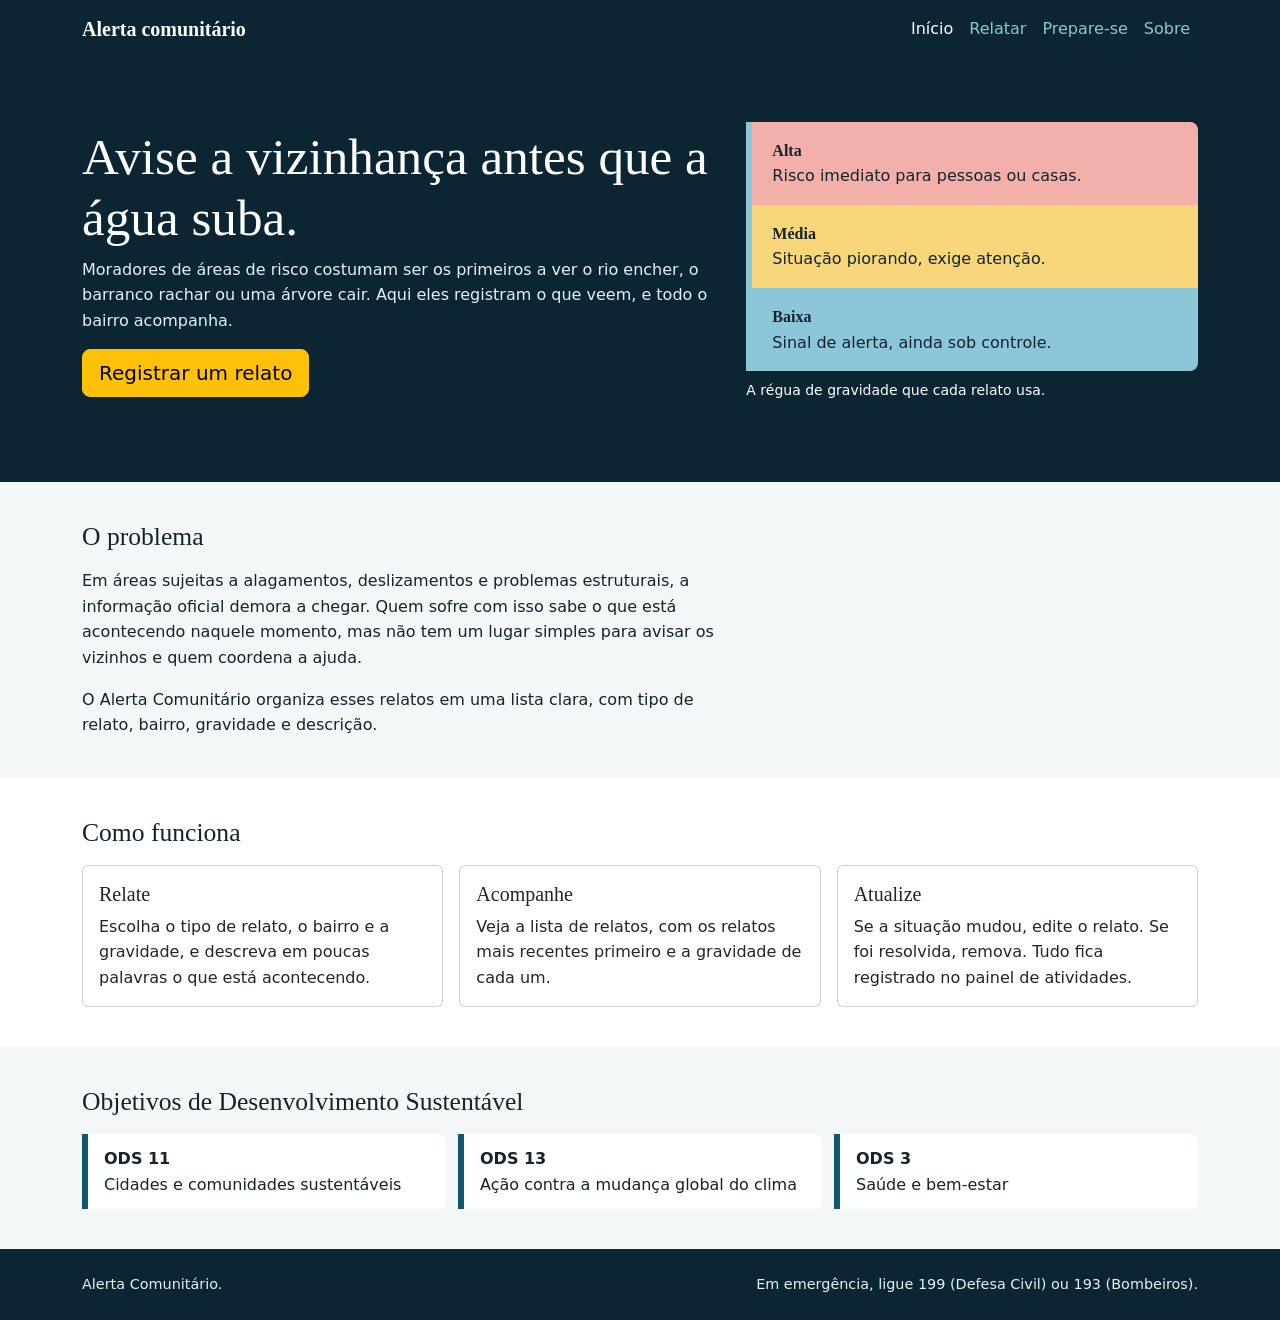
<file: html/index.html>
<!DOCTYPE html>
<html lang="pt-BR">
<head>
  <meta charset="UTF-8">
  <meta name="viewport" content="width=device-width, initial-scale=1">
  <meta name="description" content="Alerta comunitário: relatos de enchentes, deslizamentos, obstrução de ruas e desastres climáticos feitos pela própria comunidade.">
  <title>Alerta Comunitario | Início</title>
  <!-- Bootstrap 5.3.3 (código de terceiros, licença MIT): navbar, cards, grid, formulário e modal -->
  <link href="https://cdn.jsdelivr.net/npm/bootstrap@5.3.3/dist/css/bootstrap.min.css" rel="stylesheet">
  <link href="../css/index.css" rel="stylesheet">
</head>
<body>
  <header>
    <nav class="navbar navbar-expand-md barra" data-bs-theme="dark" aria-label="Navegação principal">
      <div class="container">
        <a class="navbar-brand" href="index.html">Alerta comunitário</a>
        <button class="navbar-toggler" type="button" data-bs-toggle="collapse" data-bs-target="#menu" aria-controls="menu" aria-expanded="false" aria-label="Abrir menu">
          <span class="navbar-toggler-icon"></span>
        </button>
        <div class="collapse navbar-collapse" id="menu">
          <ul class="navbar-nav ms-auto">
            <li class="nav-item"><a class="nav-link active" aria-current="page" href="index.html">Início</a></li>
            <li class="nav-item"><a class="nav-link" href="relatar.html">Relatar</a></li>
            <li class="nav-item"><a class="nav-link" href="preparacao.html">Prepare-se</a></li>
            <li class="nav-item"><a class="nav-link" href="sobre.html">Sobre</a></li>
          </ul>
        </div>
      </div>
    </nav>
  </header>

  <main>
    <section class="abertura" aria-labelledby="titulo-abertura">
      <div class="container abertura__grade">
        <div>
          <h1 id="titulo-abertura">Avise a vizinhança antes que a água suba.</h1>
          <p class="texto-corrido">Moradores de áreas de risco costumam ser os primeiros a ver o rio encher, o barranco rachar ou uma árvore cair. Aqui eles registram o que veem, e todo o bairro acompanha.</p>
          <a class="btn btn-warning btn-lg" href="relatar.html">Registrar um relato</a>
        </div>
        <figure class="mb-0">
          <ol class="regua" aria-label="Régua de gravidade usada nos relatos">
            <li class="regua__nivel regua__nivel--alta"><strong>Alta</strong>Risco imediato para pessoas ou casas.</li>
            <li class="regua__nivel regua__nivel--media"><strong>Média</strong>Situação piorando, exige atenção.</li>
            <li class="regua__nivel regua__nivel--baixa"><strong>Baixa</strong>Sinal de alerta, ainda sob controle.</li>
          </ol>
          <figcaption class="small mt-2">A régua de gravidade que cada relato usa.</figcaption>
        </figure>
      </div>
    </section>

    <section class="secao" aria-labelledby="titulo-problema">
      <div class="container">
        <h2 id="titulo-problema">O problema</h2>
        <p class="texto-corrido">Em áreas sujeitas a alagamentos, deslizamentos e problemas estruturais, a informação oficial demora a chegar. Quem sofre com isso sabe o que está acontecendo naquele momento, mas não tem um lugar simples para avisar os vizinhos e quem coordena a ajuda.</p>
        <p class="texto-corrido mb-0">O Alerta Comunitário organiza esses relatos em uma lista clara, com tipo de relato, bairro, gravidade e descrição.</p>
      </div>
    </section>

    <section class="secao secao--clara" aria-labelledby="titulo-funciona">
      <div class="container">
        <h2 id="titulo-funciona">Como funciona</h2>
        <div class="grade-cartoes">
          <article class="card h-100">
            <div class="card-body">
              <h3 class="card-title h5">Relate</h3>
              <p class="card-text">Escolha o tipo de relato, o bairro e a gravidade, e descreva em poucas palavras o que está acontecendo.</p>
            </div>
          </article>
          <article class="card h-100">
            <div class="card-body">
              <h3 class="card-title h5">Acompanhe</h3>
              <p class="card-text">Veja a lista de relatos, com os relatos mais recentes primeiro e a gravidade de cada um.</p>
            </div>
          </article>
          <article class="card h-100">
            <div class="card-body">
              <h3 class="card-title h5">Atualize</h3>
              <p class="card-text">Se a situação mudou, edite o relato. Se foi resolvida, remova. Tudo fica registrado no painel de atividades.</p>
            </div>
          </article>
        </div>
      </div>
    </section>

    <section class="secao" aria-labelledby="titulo-ods">
      <div class="container">
        <h2 id="titulo-ods">Objetivos de Desenvolvimento Sustentável</h2>
        <ul class="ods">
          <li><strong>ODS 11</strong><br>Cidades e comunidades sustentáveis</li>
          <li><strong>ODS 13</strong><br>Ação contra a mudança global do clima</li>
          <li><strong>ODS 3</strong><br>Saúde e bem-estar</li>
        </ul>
      </div>
    </section>
  </main>

  <footer class="rodape">
    <div class="container rodape__conteudo">
      <span>Alerta Comunitário.</span>
      <span>Em emergência, ligue 199 (Defesa Civil) ou 193 (Bombeiros).</span>
    </div>
  </footer>

  <script src="https://cdn.jsdelivr.net/npm/bootstrap@5.3.3/dist/js/bootstrap.bundle.min.js"></script>
</body>
</html>
</file>
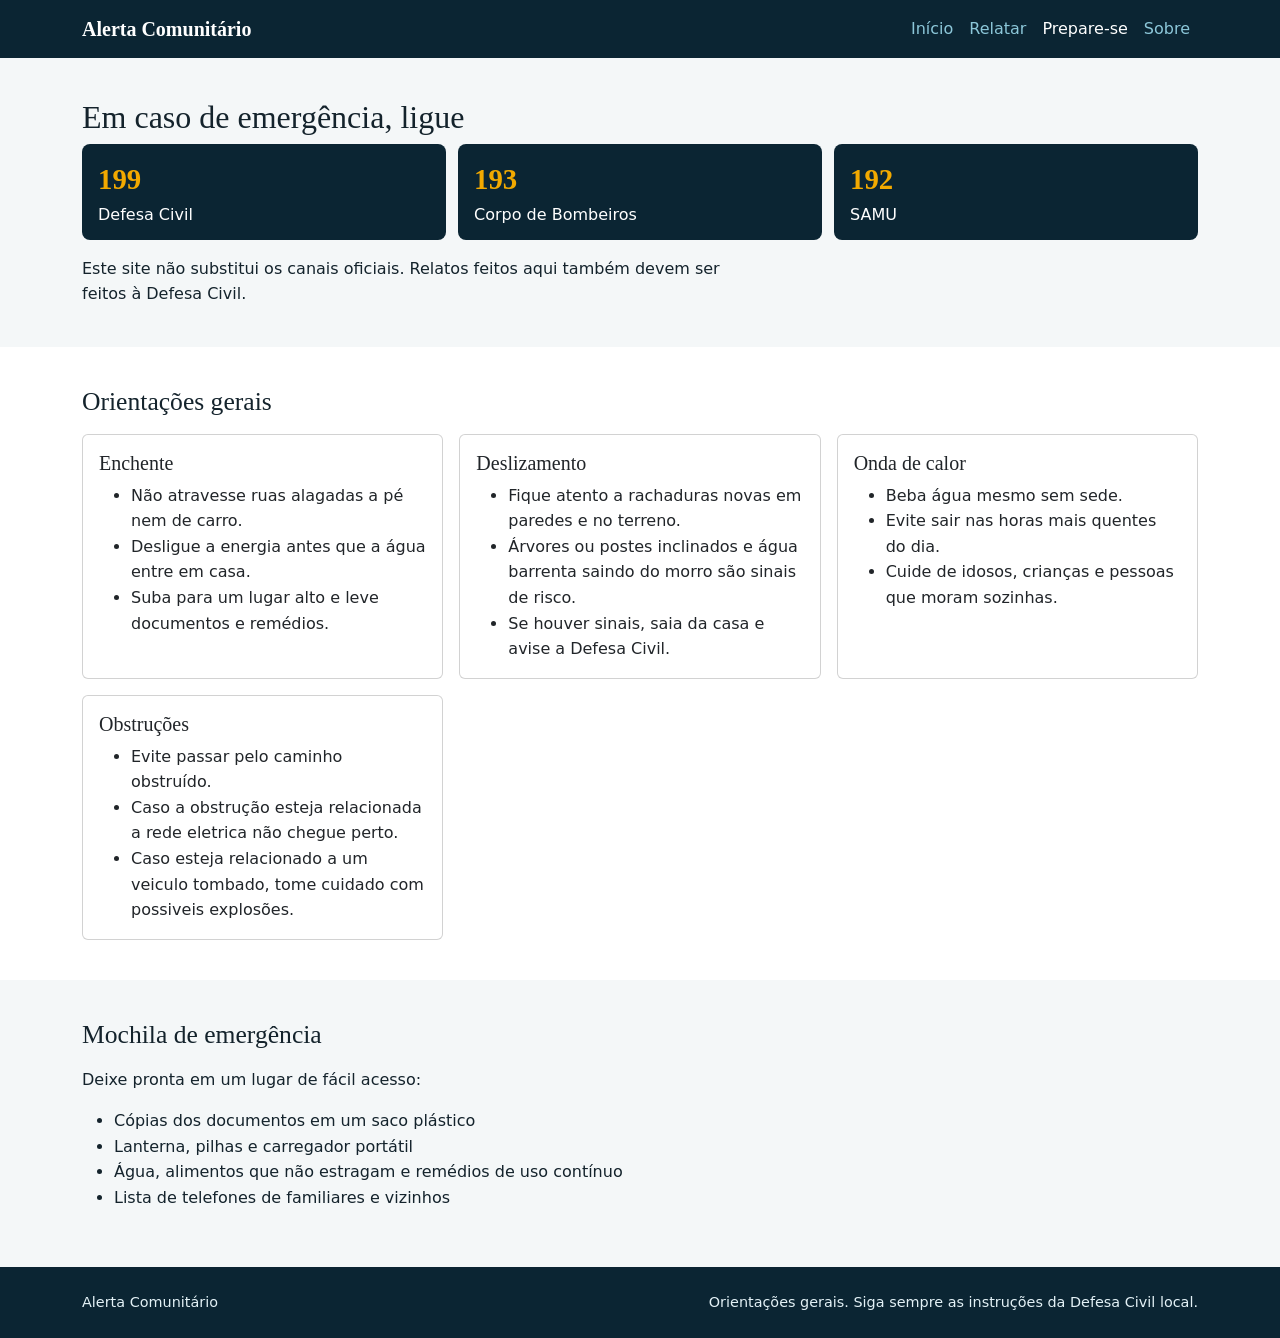
<file: html/preparacao.html>
<!DOCTYPE html>
<html lang="pt-BR">
<head>
  <meta charset="UTF-8">
  <meta name="viewport" content="width=device-width, initial-scale=1">
  <meta name="description" content="Orientações gerais para enchentes, deslizamentos e ondas de calor, e telefones de emergência.">
  <title>Alerta Comunitário | Prepare-se</title>
  <link href="https://cdn.jsdelivr.net/npm/bootstrap@5.3.3/dist/css/bootstrap.min.css" rel="stylesheet">
  <link href="../css/preparacao.css" rel="stylesheet">
</head>
<body>
  <header>
    <nav class="navbar navbar-expand-md barra" data-bs-theme="dark" aria-label="Navegação principal">
      <div class="container">
        <a class="navbar-brand" href="index.html">Alerta Comunitário</a>
        <button class="navbar-toggler" type="button" data-bs-toggle="collapse" data-bs-target="#menu" aria-controls="menu" aria-expanded="false" aria-label="Abrir menu">
          <span class="navbar-toggler-icon"></span>
        </button>
        <div class="collapse navbar-collapse" id="menu">
          <ul class="navbar-nav ms-auto">
            <li class="nav-item"><a class="nav-link" href="index.html">Início</a></li>
            <li class="nav-item"><a class="nav-link" href="relatar.html">Relatar</a></li>
            <li class="nav-item"><a class="nav-link active" aria-current="page" href="preparacao.html">Prepare-se</a></li>
            <li class="nav-item"><a class="nav-link" href="sobre.html">Sobre</a></li>
          </ul>
        </div>
      </div>
    </nav>
  </header>

  <main>
    <section class="secao" aria-labelledby="titulo-telefones">
      <div class="container">
        <h1 class="h2" id="titulo-telefones">Em caso de emergência, ligue</h1>
        <ul class="emergencia">
          <li><strong>199</strong>Defesa Civil</li>
          <li><strong>193</strong>Corpo de Bombeiros</li>
          <li><strong>192</strong>SAMU</li>
        </ul>
        <p class="mt-3 mb-0 texto-corrido">Este site não substitui os canais oficiais. Relatos feitos aqui também devem ser feitos à Defesa Civil.</p>
      </div>
    </section>

    <section class="secao secao--clara" aria-labelledby="titulo-orientacoes">
      <div class="container">
        <h2 id="titulo-orientacoes">Orientações gerais</h2>
        <div class="grade-cartoes">
          <article class="card h-100">
            <div class="card-body">
              <h3 class="card-title h5">Enchente</h3>
              <ul class="mb-0">
                <li>Não atravesse ruas alagadas a pé nem de carro.</li>
                <li>Desligue a energia antes que a água entre em casa.</li>
                <li>Suba para um lugar alto e leve documentos e remédios.</li>
              </ul>
            </div>
          </article>
          <article class="card h-100">
            <div class="card-body">
              <h3 class="card-title h5">Deslizamento</h3>
              <ul class="mb-0">
                <li>Fique atento a rachaduras novas em paredes e no terreno.</li>
                <li>Árvores ou postes inclinados e água barrenta saindo do morro são sinais de risco.</li>
                <li>Se houver sinais, saia da casa e avise a Defesa Civil.</li>
              </ul>
            </div>
          </article>
          <article class="card h-100">
            <div class="card-body">
              <h3 class="card-title h5">Onda de calor</h3>
              <ul class="mb-0">
                <li>Beba água mesmo sem sede.</li>
                <li>Evite sair nas horas mais quentes do dia.</li>
                <li>Cuide de idosos, crianças e pessoas que moram sozinhas.</li>
              </ul>
            </div>
          </article>
           <article class="card h-100">
            <div class="card-body">
              <h3 class="card-title h5">Obstruções</h3>
              <ul class="mb-0">
                <li>Evite passar pelo caminho obstruído.</li>
                <li>Caso a obstrução esteja relacionada a rede eletrica não chegue perto.</li>
                <li>Caso esteja relacionado a um veiculo tombado, tome cuidado com possiveis explosões.</li>
              </ul>
            </div>
          </article>
        </div>
      </div>
    </section>

    <section class="secao" aria-labelledby="titulo-mochila">
      <div class="container">
        <h2 id="titulo-mochila">Mochila de emergência</h2>
        <p class="texto-corrido">Deixe pronta em um lugar de fácil acesso:</p>
        <ul class="texto-corrido">
          <li>Cópias dos documentos em um saco plástico</li>
          <li>Lanterna, pilhas e carregador portátil</li>
          <li>Água, alimentos que não estragam e remédios de uso contínuo</li>
          <li>Lista de telefones de familiares e vizinhos</li>
        </ul>
      </div>
    </section>
  </main>

  <footer class="rodape">
    <div class="container rodape__conteudo">
      <span>Alerta Comunitário</span>
      <span>Orientações gerais. Siga sempre as instruções da Defesa Civil local.</span>
    </div>
  </footer>

  <script src="https://cdn.jsdelivr.net/npm/bootstrap@5.3.3/dist/js/bootstrap.bundle.min.js"></script>
</body>
</html>
</file>
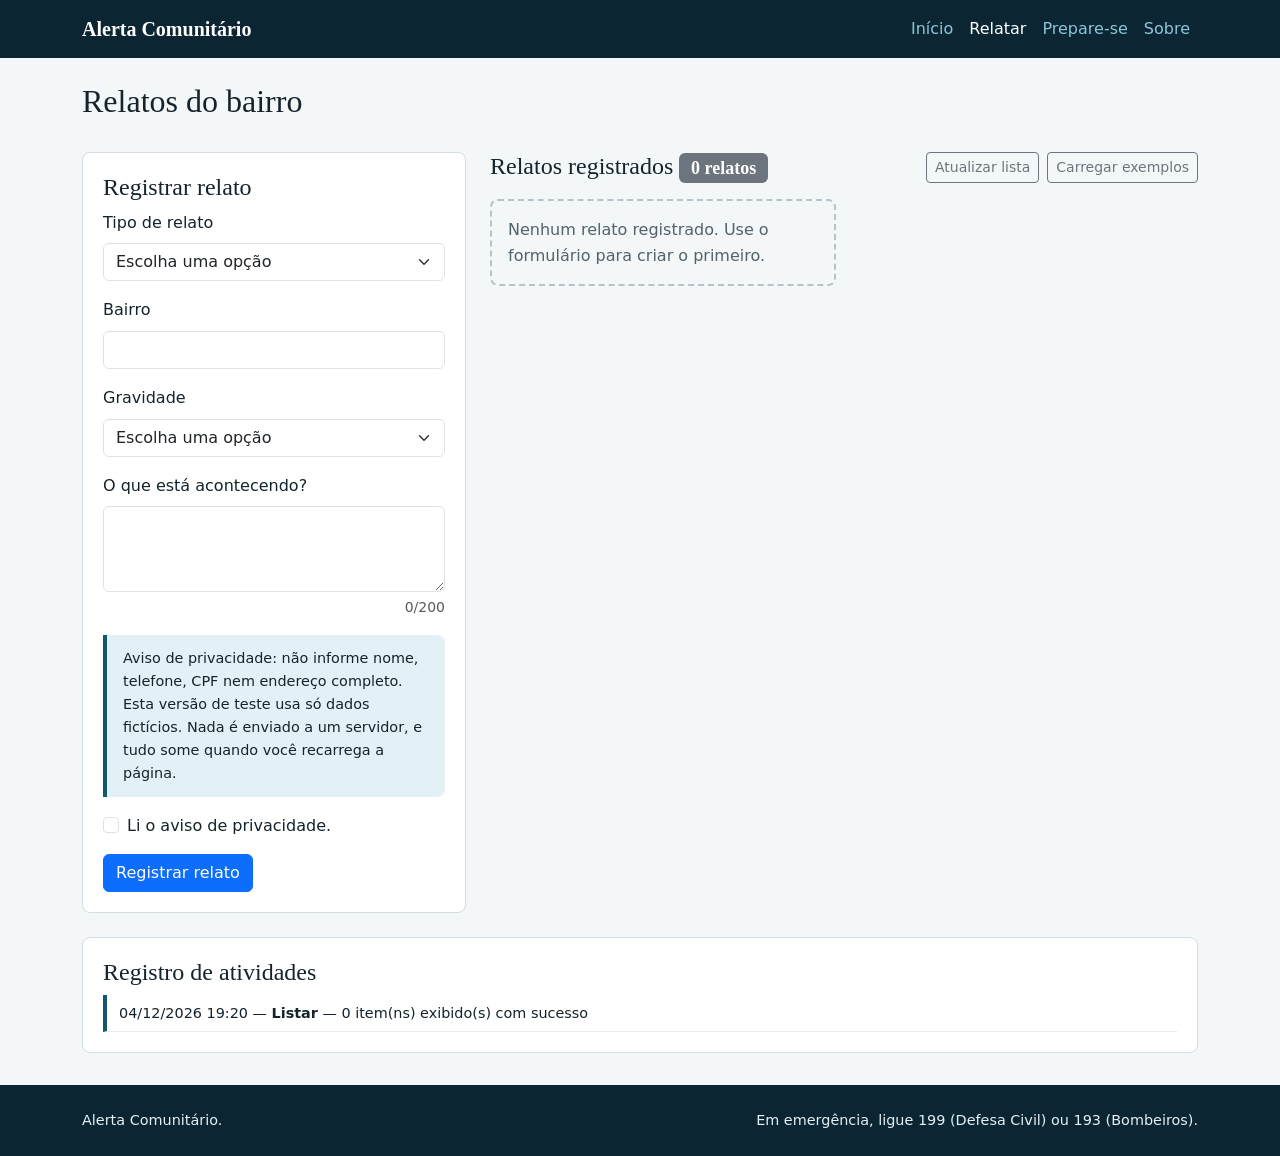
<file: html/relatar.html>
<!DOCTYPE html>
<html lang="pt-BR">

<head>
  <meta charset="UTF-8">
  <meta name="viewport" content="width=device-width, initial-scale=1">
  <meta name="description"
    content="Registre, acompanhe, edite e remova relatos de enchente, deslizamento, incêndio e onda de calor.">
  <title>Alerta Comunitário | Relatar</title>
  <link href="https://cdn.jsdelivr.net/npm/bootstrap@5.3.3/dist/css/bootstrap.min.css" rel="stylesheet">
  <link href="../css/relatar.css" rel="stylesheet">
  <script src="../js/dados.js"></script>
  <script src="../js/validacao.js"></script>
  <script src="../js/registro.js"></script>
  <script src="../js/relatar.js"></script>
</head>

<body>
  <header>
    <nav class="navbar navbar-expand-md barra" data-bs-theme="dark" aria-label="Navegação principal">
      <div class="container">
        <a class="navbar-brand" href="index.html">Alerta Comunitário</a>
        <button class="navbar-toggler" type="button" data-bs-toggle="collapse" data-bs-target="#menu"
          aria-controls="menu" aria-expanded="false" aria-label="Abrir menu">
          <span class="navbar-toggler-icon"></span>
        </button>
        <div class="collapse navbar-collapse" id="menu">
          <ul class="navbar-nav ms-auto">
            <li class="nav-item"><a class="nav-link" href="index.html">Início</a></li>
            <li class="nav-item"><a class="nav-link active" aria-current="page" href="relatar.html">Relatar</a></li>
            <li class="nav-item"><a class="nav-link" href="preparacao.html">Prepare-se</a></li>
            <li class="nav-item"><a class="nav-link" href="sobre.html">Sobre</a></li>
          </ul>
        </div>
      </div>
    </nav>
  </header>

  <main class="container">
    <h1 class="h2 pt-4 mb-0">Relatos do bairro</h1>

    <div class="painel">
      <!-- Formulário principal: cria e edita relatos -->
      <section class="caixa" aria-labelledby="titulo-formulario">
        <h2 class="h4" id="titulo-formulario">Registrar relato</h2>

        <div id="mensagem-geral" class="alert d-none" role="alert"></div>

        <!-- novalidate: o navegador não mostra os balões dele; as mensagens aparecem na tela pelo JavaScript -->
        <form id="form-relatar" novalidate>
          <div class="mb-3">
            <label for="campo-tipo" class="form-label">Tipo de relato</label>
            <select id="campo-tipo" name="tipo" class="form-select" required aria-describedby="erro-tipo">
              <option value="">Escolha uma opção</option>
              <option value="enchente">Enchente</option>
              <option value="deslizamento">Deslizamento</option>
              <option value="incendio">Incêndio</option>
              <option value="onda-de-calor">Onda de calor</option>
              <option value="obstrucao">Obstrução</option>
            </select>
            <div id="erro-tipo" class="invalid-feedback"></div>
          </div>

          <div class="mb-3">
            <label for="campo-bairro" class="form-label">Bairro</label>
            <input id="campo-bairro" name="bairro" type="text" class="form-control" required minlength="3"
              maxlength="60" pattern="[A-Za-zÀ-ÖØ-öø-ÿ0-9 '\-]{3,60}" autocomplete="off" aria-describedby="erro-bairro">
            <div id="erro-bairro" class="invalid-feedback"></div>
          </div>

          <div class="mb-3">
            <label for="campo-gravidade" class="form-label">Gravidade</label>
            <select id="campo-gravidade" name="gravidade" class="form-select" required
              aria-describedby="erro-gravidade">
              <option value="">Escolha uma opção</option>
              <option value="baixa">Baixa</option>
              <option value="media">Média</option>
              <option value="alta">Alta</option>
            </select>
            <div id="erro-gravidade" class="invalid-feedback"></div>
          </div>

          <div class="mb-3">
            <label for="campo-descricao" class="form-label">O que está acontecendo?</label>
            <textarea id="campo-descricao" name="descricao" class="form-control" rows="3" required minlength="10"
              maxlength="200" aria-describedby="erro-descricao contador-descricao"></textarea>
            <div class="form-text text-end" id="contador-descricao">0/200</div>
            <div id="erro-descricao" class="invalid-feedback"></div>
          </div>

          <p class="aviso-privacidade">
            Aviso de privacidade: não informe nome, telefone, CPF nem endereço completo. Esta versão de teste usa só
            dados fictícios. Nada é enviado a um servidor, e tudo some quando você recarrega a página.
          </p>

          <div class="form-check mb-3">
            <input class="form-check-input" type="checkbox" id="campo-privacidade" name="privacidade" required
              aria-describedby="erro-privacidade">
            <label class="form-check-label" for="campo-privacidade">Li o aviso de privacidade.</label>
            <div id="erro-privacidade" class="invalid-feedback"></div>
          </div>

          <div class="d-flex flex-wrap gap-2">
            <button type="submit" id="botao-salvar" class="btn btn-primary">Registrar relato</button>
            <button type="button" id="botao-cancelar" class="btn btn-outline-secondary d-none">Cancelar edição</button>
          </div>
        </form>
      </section>

      <!-- Lista de relatos -->
      <section aria-labelledby="titulo-lista">
        <div class="cabecalho-lista">
          <h2 class="h4" id="titulo-lista">Relatos registrados <span class="badge text-bg-secondary"
              id="contagem-relatos">0 relatos</span></h2>
          <div class="botoes-lista">
            <button type="button" id="botao-atualizar" class="btn btn-sm btn-outline-secondary">Atualizar lista</button>
            <button type="button" id="botao-exemplos" class="btn btn-sm btn-outline-secondary">Carregar
              exemplos</button>
          </div>
        </div>
        <ul class="relatos" id="lista-relatos"></ul>
      </section>

      <!-- Painel de registro de atividades -->
      <section class="caixa painel__registro" aria-labelledby="titulo-registro">
        <h2 class="h4" id="titulo-registro">Registro de atividades</h2>
        <ol class="registro" id="painel-registro" role="log" aria-live="polite"></ol>
      </section>
    </div>
  </main>

  <!-- Janela de confirmação antes de remover (modal do Bootstrap) -->
  <div class="modal fade" id="modal-remocao" tabindex="-1" aria-labelledby="titulo-modal" aria-hidden="true">
    <div class="modal-dialog modal-dialog-centered">
      <div class="modal-content">
        <div class="modal-header">
          <h2 class="modal-title h5" id="titulo-modal">Remover relato?</h2>
          <button type="button" class="btn-close" data-bs-dismiss="modal" aria-label="Fechar"></button>
        </div>
        <div class="modal-body">Esta ação não pode ser desfeita.</div>
        <div class="modal-footer">
          <button type="button" class="btn btn-outline-secondary" data-bs-dismiss="modal">Cancelar</button>
          <button type="button" class="btn btn-danger" id="botao-confirmar-remocao">Remover</button>
        </div>
      </div>
    </div>
  </div>

  <footer class="rodape">
    <div class="container rodape__conteudo">
      <span>Alerta Comunitário.</span>
      <span>Em emergência, ligue 199 (Defesa Civil) ou 193 (Bombeiros).</span>
    </div>
  </footer>

  <script src="https://cdn.jsdelivr.net/npm/bootstrap@5.3.3/dist/js/bootstrap.bundle.min.js"></script>
</body>

</html>
</file>
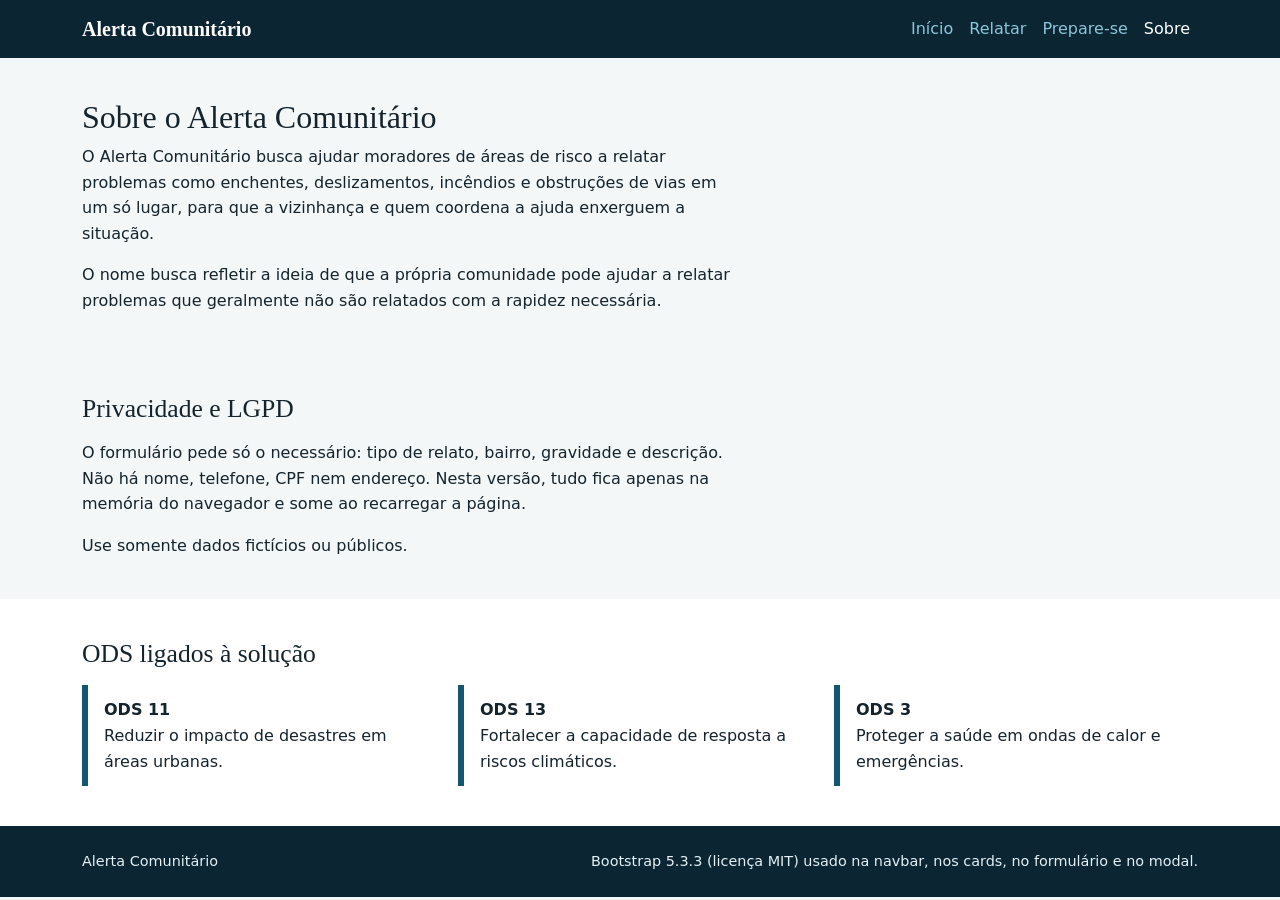
<file: html/sobre.html>
<!DOCTYPE html>
<html lang="pt-BR">
<head>
  <meta charset="UTF-8">
  <meta name="viewport" content="width=device-width, initial-scale=1">
  <meta name="description" content="Objetivo do Alerta Comunitário, ODS, privacidade (LGPD) e como o serviço se sustentaria.">
  <title>Alerta Comunitário | Sobre</title>
  <link href="https://cdn.jsdelivr.net/npm/bootstrap@5.3.3/dist/css/bootstrap.min.css" rel="stylesheet">
  <link href="../css/sobre.css" rel="stylesheet">
</head>
<body>
  <header>
    <nav class="navbar navbar-expand-md barra" data-bs-theme="dark" aria-label="Navegação principal">
      <div class="container">
        <a class="navbar-brand" href="index.html">Alerta Comunitário</a>
        <button class="navbar-toggler" type="button" data-bs-toggle="collapse" data-bs-target="#menu" aria-controls="menu" aria-expanded="false" aria-label="Abrir menu">
          <span class="navbar-toggler-icon"></span>
        </button>
        <div class="collapse navbar-collapse" id="menu">
          <ul class="navbar-nav ms-auto">
            <li class="nav-item"><a class="nav-link" href="index.html">Início</a></li>
            <li class="nav-item"><a class="nav-link" href="relatar.html">Relatar</a></li>
            <li class="nav-item"><a class="nav-link" href="preparacao.html">Prepare-se</a></li>
            <li class="nav-item"><a class="nav-link active" aria-current="page" href="sobre.html">Sobre</a></li>
          </ul>
        </div>
      </div>
    </nav>
  </header>

  <main>
    <section class="secao" aria-labelledby="titulo-objetivo">
      <div class="container">
        <h1 class="h2" id="titulo-objetivo">Sobre o Alerta Comunitário</h1>
        <p class="texto-corrido">O Alerta Comunitário busca ajudar moradores de áreas de risco a relatar problemas como enchentes, deslizamentos, incêndios e obstruções de vias em um só lugar, para que a vizinhança e quem coordena a ajuda enxerguem a situação.</p>
        <p class="texto-corrido mb-0">O nome busca refletir a ideia de que a própria comunidade pode ajudar a relatar problemas que geralmente não são relatados com a rapidez necessária.</p>
      </div>
    </section>

    <section class="secao" aria-labelledby="titulo-privacidade">
      <div class="container">
        <h2 id="titulo-privacidade">Privacidade e LGPD</h2>
        <p class="texto-corrido">O formulário pede só o necessário: tipo de relato, bairro, gravidade e descrição. Não há nome, telefone, CPF nem endereço. Nesta versão, tudo fica apenas na memória do navegador e some ao recarregar a página.</p>
        <p class="texto-corrido mb-0">Use somente dados fictícios ou públicos.</p>
      </div>
    </section>

    <section class="secao secao--clara" aria-labelledby="titulo-ods">
      <div class="container">
        <h2 id="titulo-ods">ODS ligados à solução</h2>
        <ul class="ods">
          <li><strong>ODS 11</strong><br>Reduzir o impacto de desastres em áreas urbanas.</li>
          <li><strong>ODS 13</strong><br>Fortalecer a capacidade de resposta a riscos climáticos.</li>
          <li><strong>ODS 3</strong><br>Proteger a saúde em ondas de calor e emergências.</li>
        </ul>
      </div>
    </section>
  </main>

  <footer class="rodape">
    <div class="container rodape__conteudo">
      <span>Alerta Comunitário</span>
      <span>Bootstrap 5.3.3 (licença MIT) usado na navbar, nos cards, no formulário e no modal.</span>
    </div>
  </footer>

  <script src="https://cdn.jsdelivr.net/npm/bootstrap@5.3.3/dist/js/bootstrap.bundle.min.js"></script>
</body>
</html>
</file>
<file: css/index.css>
/* Estilos da página inicial; regras base mobile-first. */
:root {
  --mare-900: #0b2533;
  --mare-700: #14566e;
  --agua-300: #8cc7d9;
  --agua-100: #e3f1f6;
  --sinal: #f2a900;
  --papel: #f4f7f8;
  --texto: #14232c;
  --fonte-titulo: Rockwell, "Roboto Slab", Georgia, serif;
}

body {
  background: var(--papel);
  color: var(--texto);
  font-family: system-ui, -apple-system, "Segoe UI", Roboto, sans-serif;
  line-height: 1.6;
}

h1, h2, h3, .navbar-brand {
  font-family: var(--fonte-titulo);
  line-height: 1.2;
}

a:focus-visible, button:focus-visible {
  outline: 3px solid var(--sinal);
  outline-offset: 2px;
}

.texto-corrido {
  max-width: 65ch;
}

.barra {
  background: var(--mare-900);
}

.barra .navbar-brand {
  color: #fff;
  font-weight: 700;
}

.barra .nav-link {
  color: var(--agua-300);
}

.barra .nav-link:hover,
.barra .nav-link.active {
  color: #fff;
}

.abertura {
  background: var(--mare-900);
  color: #fff;
  padding: 2.5rem 0 3rem;
}

.abertura__grade {
  display: grid;
  gap: 2rem;
}

.abertura h1 {
  font-size: 2rem;
}

.abertura p {
  color: var(--agua-100);
}

.regua {
  list-style: none;
  margin: 0;
  padding: 0;
  border-left: 6px solid var(--agua-300);
  border-radius: 0 0.5rem 0.5rem 0;
  overflow: hidden;
}

.regua__nivel {
  padding: 1rem 1.25rem;
  color: var(--texto);
}

.regua__nivel strong {
  display: block;
  font-family: var(--fonte-titulo);
}

.regua__nivel--alta { background: #f3b0aa; }
.regua__nivel--media { background: #f8d77a; }
.regua__nivel--baixa { background: var(--agua-300); }

.secao {
  padding: 2.5rem 0;
}

.secao--clara {
  background: #fff;
}

.secao h2 {
  font-size: 1.6rem;
  margin-bottom: 1rem;
}

/* Grade de passos/ODS (Grid): 1 coluna no celular */
.grade-cartoes {
  display: grid;
  gap: 1rem;
}

.ods {
  list-style: none;
  padding: 0;
  margin: 0;
  display: grid;
  gap: 0.75rem;
}

.ods li {
  border-left: 6px solid var(--mare-700);
  background: #fff;
  padding: 0.75rem 1rem;
  border-radius: 0 0.5rem 0.5rem 0;
}

.rodape {
  background: var(--mare-900);
  color: var(--agua-100);
  padding: 1.5rem 0;
  font-size: 0.9rem;
}

.rodape__conteudo {
  display: flex;
  flex-direction: column;
  gap: 0.5rem;
}

@media (min-width: 768px) {
  .abertura h1 { font-size: 2.6rem; }

  .abertura__grade {
    grid-template-columns: 1.4fr 1fr;
    align-items: center;
  }

  .grade-cartoes { grid-template-columns: repeat(3, 1fr); }
  .ods { grid-template-columns: repeat(3, 1fr); }

  .rodape__conteudo {
    flex-direction: row;
    justify-content: space-between;
  }
}

@media (min-width: 1024px) {
  .abertura { padding: 4rem 0 5rem; }
  .abertura h1 { font-size: 3.2rem; }
}
</file>
<file: css/preparacao.css>
:root {
  --mare-900: #0b2533;
  --agua-300: #8cc7d9;
  --agua-100: #e3f1f6;
  --sinal: #f2a900;
  --papel: #f4f7f8;
  --texto: #14232c;
  --fonte-titulo: Rockwell, "Roboto Slab", Georgia, serif;
}

body {
  background: var(--papel);
  color: var(--texto);
  font-family: system-ui, -apple-system, "Segoe UI", Roboto, sans-serif;
  line-height: 1.6;
}

h1, h2, h3, .navbar-brand {
  font-family: var(--fonte-titulo);
  line-height: 1.2;
}

a:focus-visible, button:focus-visible {
  outline: 3px solid var(--sinal);
  outline-offset: 2px;
}

.texto-corrido {
  max-width: 65ch;
}

.barra {
  background: var(--mare-900);
}

.barra .navbar-brand {
  color: #fff;
  font-weight: 700;
}

.barra .nav-link {
  color: var(--agua-300);
}

.barra .nav-link:hover,
.barra .nav-link.active {
  color: #fff;
}

.secao {
  padding: 2.5rem 0;
}

.secao--clara {
  background: #fff;
}

.secao h2 {
  font-size: 1.6rem;
  margin-bottom: 1rem;
}

.grade-cartoes {
  display: grid;
  gap: 1rem;
}

.emergencia {
  display: flex;
  flex-wrap: wrap;
  gap: 0.75rem;
  list-style: none;
  padding: 0;
  margin: 0;
}

.emergencia li {
  flex: 1 1 9rem;
  background: var(--mare-900);
  color: #fff;
  padding: 0.75rem 1rem;
  border-radius: 0.5rem;
}

.emergencia strong {
  display: block;
  font-family: var(--fonte-titulo);
  font-size: 1.8rem;
  color: var(--sinal);
}

.rodape {
  background: var(--mare-900);
  color: var(--agua-100);
  padding: 1.5rem 0;
  font-size: 0.9rem;
}

.rodape__conteudo {
  display: flex;
  flex-direction: column;
  gap: 0.5rem;
}

@media (min-width: 768px) {
  .grade-cartoes {
    grid-template-columns: repeat(3, 1fr);
  }

  .rodape__conteudo {
    flex-direction: row;
    justify-content: space-between;
  }
}
</file>
<file: css/relatar.css>
:root {
  --mare-900: #0b2533;
  --mare-700: #14566e;
  --agua-300: #8cc7d9;
  --agua-100: #e3f1f6;
  --sinal: #f2a900;
  --perigo: #b3261e;
  --papel: #f4f7f8;
  --texto: #14232c;
  --fonte-titulo: Rockwell, "Roboto Slab", Georgia, serif;
}

body {
  background: var(--papel);
  color: var(--texto);
  font-family: system-ui, -apple-system, "Segoe UI", Roboto, sans-serif;
  line-height: 1.6;
}

h1, h2, h3, .navbar-brand {
  font-family: var(--fonte-titulo);
  line-height: 1.2;
}

a:focus-visible, button:focus-visible, .form-control:focus-visible {
  outline: 3px solid var(--sinal);
  outline-offset: 2px;
}

.barra {
  background: var(--mare-900);
}

.barra .navbar-brand {
  color: #fff;
  font-weight: 700;
}

.barra .nav-link {
  color: var(--agua-300);
}

.barra .nav-link:hover,
.barra .nav-link.active {
  color: #fff;
}

.painel {
  display: grid;
  gap: 1.5rem;
  padding: 2rem 0;
}

.caixa {
  background: #fff;
  border: 1px solid #d3dde2;
  border-radius: 0.5rem;
  padding: 1.25rem;
}

.aviso-privacidade {
  background: var(--agua-100);
  border-left: 4px solid var(--mare-700);
  padding: 0.75rem 1rem;
  font-size: 0.9rem;
  border-radius: 0 0.5rem 0.5rem 0;
}

.cabecalho-lista {
  display: flex;
  flex-wrap: wrap;
  align-items: center;
  justify-content: space-between;
  gap: 0.5rem;
  margin-bottom: 1rem;
}

.cabecalho-lista h2 {
  margin: 0;
}

.botoes-lista {
  display: flex;
  flex-wrap: wrap;
  gap: 0.5rem;
}

.relatos {
  list-style: none;
  margin: 0;
  padding: 0;
  display: grid;
  gap: 1rem;
}

.relato {
  border: 1px solid #d3dde2;
  border-radius: 0.5rem;
  padding: 1rem;
  background: #fff;
}

.relato__titulo {
  font-size: 1.1rem;
  margin: 0.5rem 0 0.25rem;
}

.relato__texto {
  margin-bottom: 0.5rem;
  overflow-wrap: anywhere;
}

.relato__data {
  font-size: 0.85rem;
  color: #52626b;
  margin-bottom: 0.75rem;
}

.relato__acoes {
  display: flex;
  gap: 0.5rem;
}

.relato__vazio {
  padding: 1rem;
  border: 2px dashed #b5c4cc;
  border-radius: 0.5rem;
  color: #52626b;
}

.registro {
  list-style: none;
  margin: 0;
  padding: 0;
  max-height: 16rem;
  overflow-y: auto;
  font-size: 0.9rem;
}

.registro__linha {
  padding: 0.4rem 0.75rem;
  border-left: 4px solid var(--mare-700);
  border-bottom: 1px solid #e6edf0;
}

.registro__linha--erro {
  border-left-color: var(--perigo);
  background: #fdf1f0;
}

.registro__vazio {
  padding: 0.75rem;
  color: #52626b;
}

.rodape {
  background: var(--mare-900);
  color: var(--agua-100);
  padding: 1.5rem 0;
  font-size: 0.9rem;
}

.rodape__conteudo {
  display: flex;
  flex-direction: column;
  gap: 0.5rem;
}

@media (min-width: 768px) {
  .relatos {
    grid-template-columns: repeat(2, 1fr);
  }

  .rodape__conteudo {
    flex-direction: row;
    justify-content: space-between;
  }
}

@media (min-width: 1024px) {
  .painel {
    grid-template-columns: 24rem 1fr;
    align-items: start;
  }

  .painel__registro {
    grid-column: 1 / -1;
  }
}
</file>
<file: css/sobre.css>
:root {
  --mare-900: #0b2533;
  --mare-700: #14566e;
  --agua-300: #8cc7d9;
  --agua-100: #e3f1f6;
  --sinal: #f2a900;
  --papel: #f4f7f8;
  --texto: #14232c;
  --fonte-titulo: Rockwell, "Roboto Slab", Georgia, serif;
}

body {
  background: var(--papel);
  color: var(--texto);
  font-family: system-ui, -apple-system, "Segoe UI", Roboto, sans-serif;
  line-height: 1.6;
}

h1, h2, .navbar-brand {
  font-family: var(--fonte-titulo);
  line-height: 1.2;
}

a:focus-visible, button:focus-visible {
  outline: 3px solid var(--sinal);
  outline-offset: 2px;
}

.texto-corrido {
  max-width: 65ch;
}

.barra {
  background: var(--mare-900);
}

.barra .navbar-brand {
  color: #fff;
  font-weight: 700;
}

.barra .nav-link {
  color: var(--agua-300);
}

.barra .nav-link:hover,
.barra .nav-link.active {
  color: #fff;
}

.secao {
  padding: 2.5rem 0;
}

.secao--clara {
  background: #fff;
}

.secao h2 {
  font-size: 1.6rem;
  margin-bottom: 1rem;
}

.ods {
  list-style: none;
  padding: 0;
  margin: 0;
  display: grid;
  gap: 0.75rem;
}

.ods li {
  border-left: 6px solid var(--mare-700);
  background: #fff;
  padding: 0.75rem 1rem;
  border-radius: 0 0.5rem 0.5rem 0;
}

.rodape {
  background: var(--mare-900);
  color: var(--agua-100);
  padding: 1.5rem 0;
  font-size: 0.9rem;
}

.rodape__conteudo {
  display: flex;
  flex-direction: column;
  gap: 0.5rem;
}

@media (min-width: 768px) {
  .ods {
    grid-template-columns: repeat(3, 1fr);
  }

  .rodape__conteudo {
    flex-direction: row;
    justify-content: space-between;
  }
}
</file>
